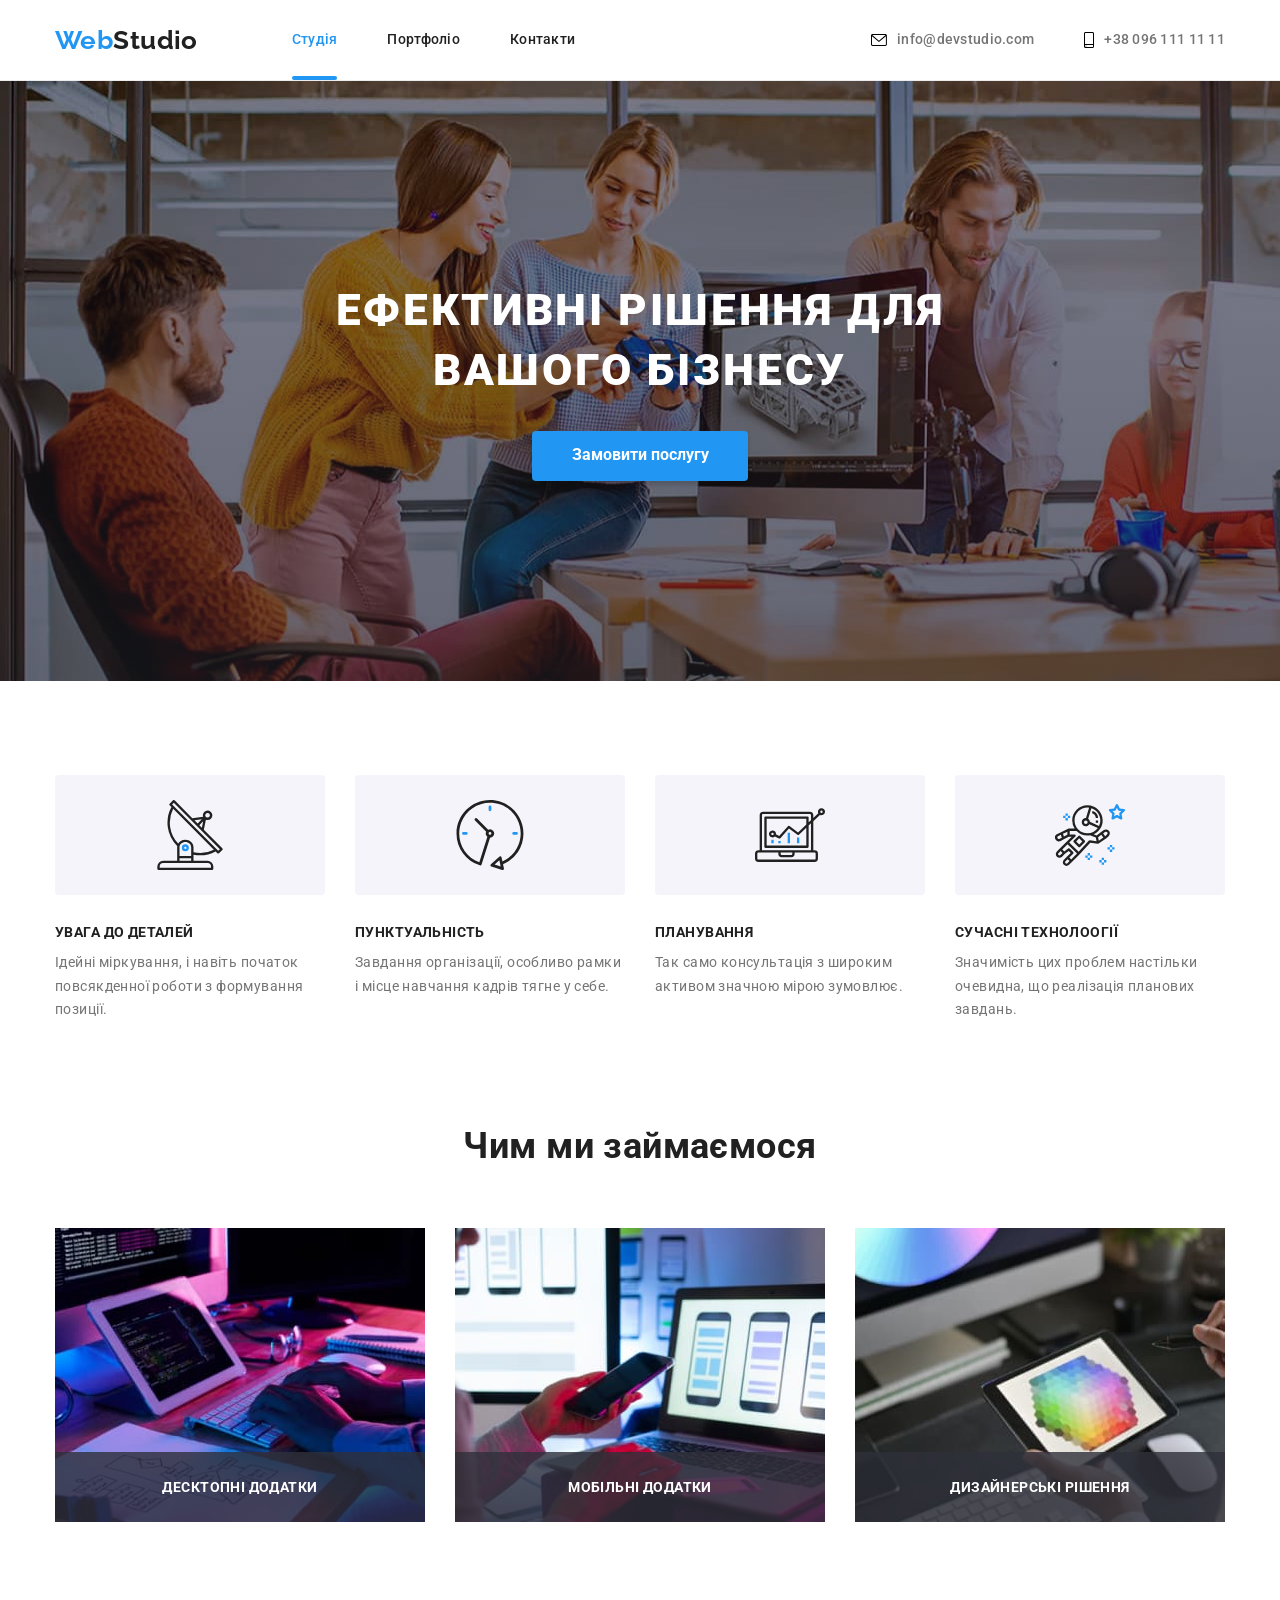
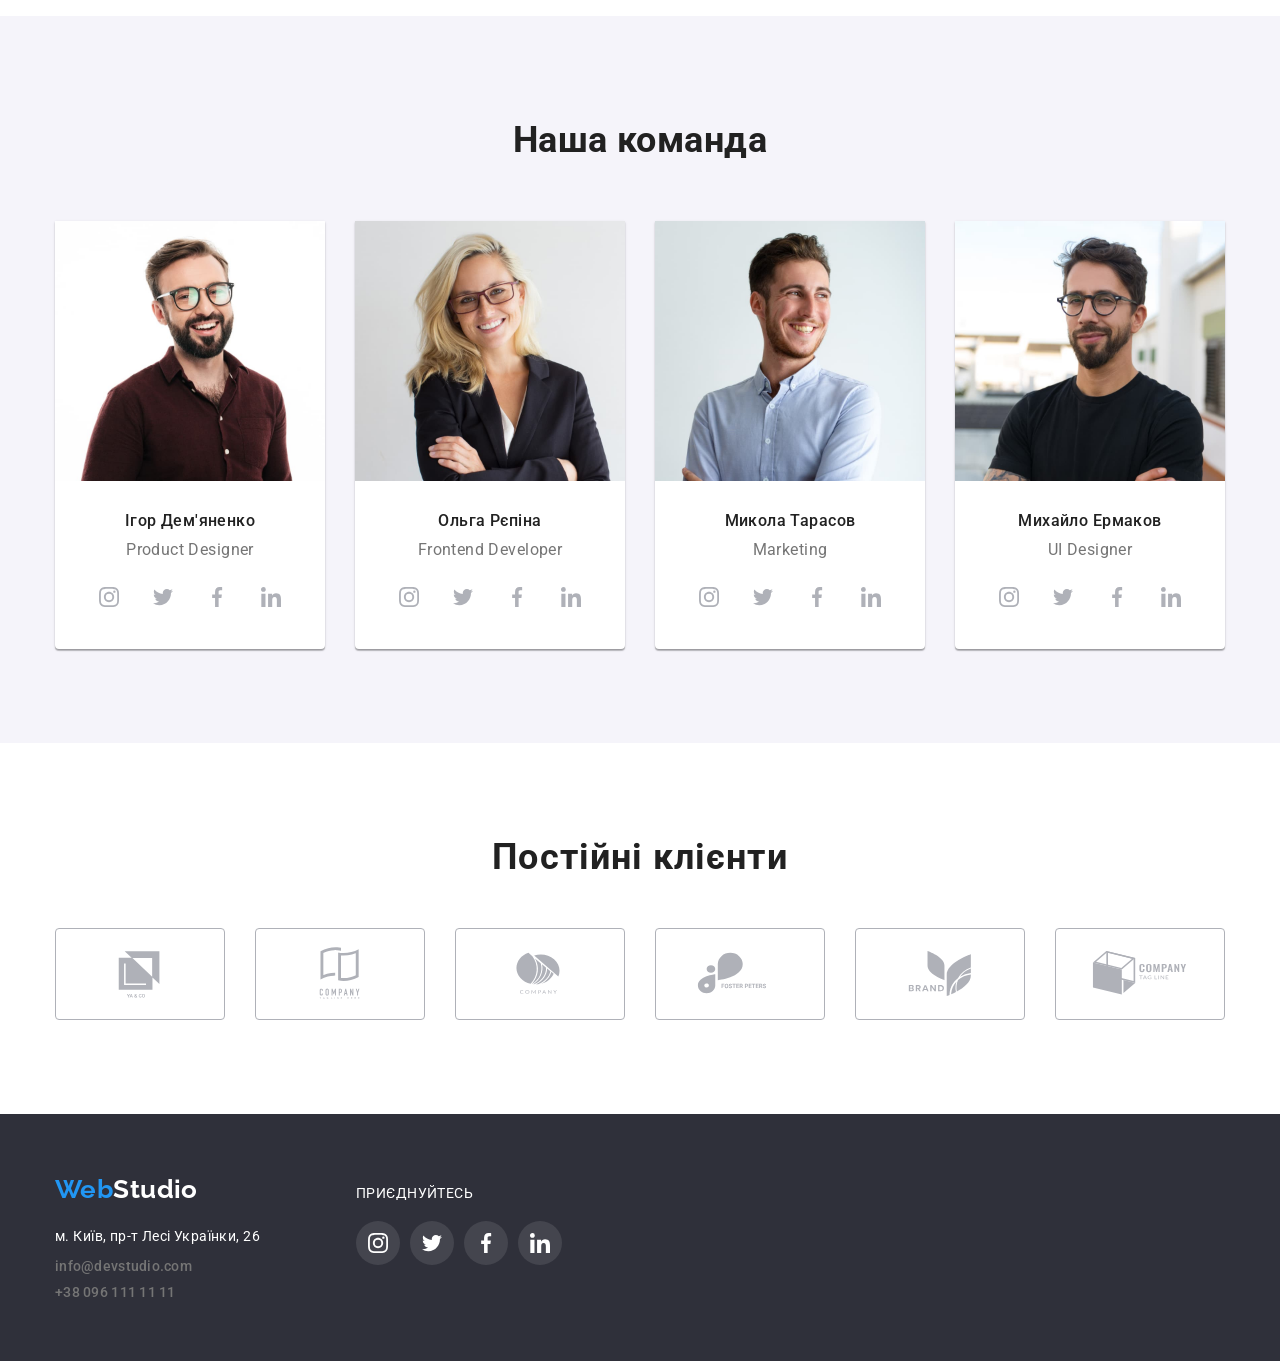
<file: index.html>
<!DOCTYPE html>
<html lang="uk">
  <head>
    <meta charset="UTF-8" >
    <meta http-equiv="X-UA-Compatible" content="IE=edge" >
    <meta name="viewport" content="width=device-width, initial-scale=1.0" >
    <title>WebStudio</title>
    <link
      rel="stylesheet"
      href="https://cdn.jsdelivr.net/npm/modern-normalize@1.1.0/modern-normalize.min.css"
    >
    <link rel="stylesheet" href="./css/styles.css" >
    <link rel="preconnect" href="https://fonts.googleapis.com" >
    <link rel="preconnect" href="https://fonts.gstatic.com" crossorigin >
    <link
      href="https://fonts.googleapis.com/css2?family=Raleway:wght@700&family=Roboto:wght@400;500;700;900&display=swap"
      rel="stylesheet"
    >
  </head>

  <body>
    <!--header-->
    <header class="page-header">
      <div class="container header-container">
        <nav class="page-nav">
          <a class="logo link" href="./index.html"
            >Web<span class="logo-black">Studio</span></a
          >
          <ul class="nav-list-menu list">
            <li class="menu-item">
              <a class="menu-link link current" href="./index.html">студія</a>
            </li>
            <li class="menu-item">
              <a class="menu-link link" href="./portfolio.html">портфоліо</a>
            </li>
            <li class="menu-item">
              <a class="menu-link link" href="">контакти</a>
            </li>
          </ul>
        </nav>
        <ul class="nav-contact-menu list">
          <li class="mail-item">
            <svg class="icons-header" width="16" height="12">
              <use href="./images/icons.svg#icon-envelope"></use>
            </svg>
            <a class="mail-link link" href="mailto:info@devstudio.com"
              >info@devstudio.com</a
            >
          </li>
          <li class="phone-item">
            <svg class="icons-header" width="10" height="16">
              <use href="./images/icons.svg#icon-smartphone"></use>
            </svg>
            <a class="phone-number-link link" href="tel:+380961111111"
              >+38 096 111 11 11</a
            >
          </li>
        </ul>
      </div>
    </header>
    <!--section hero section-->
    <main class="main">
      <section class="section hero-section">
        <div class="container">
          <h1 class="hero-title">ефективні рішення для вашого бізнесу</h1>
          <button data-modal-open class="modal-button" type="button">
            Замовити послугу
          </button>
        </div>
      </section>
      <!--FEATURES-->
      <section class="section">
        <div class="container">
          <h2 class="visually-hidden">наші особливості</h2>
          <ul class="list-feature list">
            <li class="feature">
              <div class="features-container">
                <svg class="feature-icons" width="70" height="70">
                  <use href="./images/icons.svg#icon-antenna"></use>
                </svg>
              </div>
              <h3 class="feature-head">увага до деталей</h3>
              <p class="deskription-feature">
                Ідейні міркування, і навіть початок повсякденної роботи з
                формування позиції.
              </p>
            </li>
            <li class="feature">
              <div class="features-container">
                <svg class="feature-icons" width="70" height="70">
                  <use href="./images/icons.svg#icon-clock"></use>
                </svg>
              </div>
              <h3 class="feature-head">пунктуальність</h3>
              <p class="deskription-feature">
                Завдання організації, особливо рамки і місце навчання кадрів
                тягне у себе.
              </p>
            </li>
            <li class="feature">
              <div class="features-container">
                <svg class="feature-icons" width="70" height="70">
                  <use href="./images/icons.svg#icon-diagram"></use>
                </svg>
              </div>
              <h3 class="feature-head">планування</h3>
              <p class="deskription-feature">
                Так само консультація з широким активом значною мірою зумовлює.
              </p>
            </li>
            <li class="feature">
              <div class="features-container">
                <svg class="feature-icons" width="70" height="70">
                  <use href="./images/icons.svg#icon-astronaut"></use>
                </svg>
              </div>
              <h3 class="feature-head">сучасні технолоогії</h3>
              <p class="deskription-feature">
                Значимість цих проблем настільки очевидна, що реалізація
                планових завдань.
              </p>
            </li>
          </ul>
        </div>
      </section>

      <!--чім ми займаємося-->

      <section class="section we-do-section">
        <div class="container">
          <h2 class="title-image-work">Чим ми займаємося</h2>

          <!--  -->

          <ul class="image-list list">
            <li>
              <div class="wrapper">
                <img
                  src="./images/coding.jpg"
                  alt="Розробка програм"
                  width="370"
                >
                <p class="overlay-text">десктопні додатки</p>
              </div>
            </li>
            <!--  -->
            <li>
              <div class="wrapper">
                <img
                  src="./images/mobile-dev.jpg"
                  alt="Розробка для мобільних пристроїв"
                  width="370"
                >
                  <p class="overlay-text">мобільні додатки</p>
              </div>
            </li>
            <!--  -->
            <li>
              <div class="wrapper">
                <img
                  src="./images/coloring.jpg"
                  alt="Розробка стилю"
                  width="370"
                >
                  <p class="overlay-text">дизайнерські рішення</p>
              </div>
            </li>
          </ul>
        </div>
      </section>

      <!--наша команда-->

      <section class="section team-section">
        <div class="container">
          <h2 class="title-team-section">Наша команда</h2>
          <ul class="list-team list">
            <li class="team">
              <img
                src="./images/img_team/man1.jpg"
                alt="Ігор Дем'яненко"
                width="270"
              >
              <div class="team-description">
                <h3 class="head-member-team">ігор дем'яненко</h3>
                <p class="post-member-team" lang="en">product designer</p>
                <ul class="social-list list">
                  <li>
                    <a
                      class="social-link link"
                      href="https://www.instagram.com"
                      target="_blank"
                      rel="nofollow noopener noreferrer"
                      aria-label="Instagram"
                    >
                      <svg class="social-icons" width="20" height="20">
                        <use href="./images/icons.svg#icon-instagram"></use>
                      </svg>
                    </a>
                  </li>
                  <li>
                    <a
                      class="social-link link"
                      href="https://www.twitter.com"
                      target="_blank"
                      rel="nofollow noopener noreferrer"
                      aria-label="Twitter"
                    >
                      <svg class="social-icons" width="20" height="20">
                        <use href="./images/icons.svg#icon-twitter"></use>
                      </svg>
                    </a>
                  </li>
                  <li>
                    <a
                      class="social-link link"
                      href="https://www.facebook.com"
                      target="_blank"
                      rel="nofollow noopener noreferrer"
                      aria-label="Facebook"
                    >
                      <svg class="social-icons" width="20" height="20">
                        <use href="./images/icons.svg#icon-facebook"></use>
                      </svg>
                    </a>
                  </li>
                  <li>
                    <a
                      class="social-link link"
                      href="https://www.linkedin.com"
                      target="_blank"
                      rel="nofollow noopener noreferrer"
                      aria-label="Linkedin"
                    >
                      <svg class="social-icons" width="20" height="20">
                        <use href="./images/icons.svg#icon-linkedin"></use>
                      </svg>
                    </a>
                  </li>
                </ul>
              </div>
            </li>
            <li class="team">
              <img
                src="./images/img_team/blondgerl.jpg"
                alt="Ольга Рєпіна"
                width="270"
              >
              <div class="team-description">
                <h3 class="head-member-team">ольга рєпіна</h3>
                <p class="post-member-team" lang="en">frontend developer</p>
                <ul class="social-list list">
                  <li>
                    <a
                      class="social-link link"
                      href="https://www.instagram.com"
                      target="_blank"
                      rel="nofollow noopener noreferrer"
                      aria-label="Instagram"
                    >
                      <svg class="social-icons" width="20" height="20">
                        <use href="./images/icons.svg#icon-instagram"></use>
                      </svg>
                    </a>
                  </li>
                  <li>
                    <a
                      class="social-link link"
                      href="https://www.twitter.com"
                      target="_blank"
                      rel="nofollow noopener noreferrer"
                      aria-label="Twitter"
                    >
                      <svg class="social-icons" width="20" height="20">
                        <use href="./images/icons.svg#icon-twitter"></use>
                      </svg>
                    </a>
                  </li>
                  <li>
                    <a
                      class="social-link link"
                      href="https://www.facebook.com"
                      target="_blank"
                      rel="nofollow noopener noreferrer"
                      aria-label="Facebook"
                    >
                      <svg class="social-icons" width="20" height="20">
                        <use href="./images/icons.svg#icon-facebook"></use>
                      </svg>
                    </a>
                  </li>
                  <li>
                    <a
                      class="social-link link"
                      href="https://www.linkedin.com"
                      target="_blank"
                      rel="nofollow noopener noreferrer"
                      aria-label="Linkedin"
                    >
                      <svg class="social-icons" width="20" height="20">
                        <use href="./images/icons.svg#icon-linkedin"></use>
                      </svg>
                    </a>
                  </li>
                </ul>
              </div>
            </li>
            <li class="team">
              <img
                src="./images/img_team/man2.jpg"
                alt="Микола Тарасов"
                width="270"
              >
              <div class="team-description">
                <h3 class="head-member-team">микола тарасов</h3>
                <p class="post-member-team" lang="en">marketing</p>
                <ul class="social-list list">
                  <li>
                    <a
                      class="social-link link"
                      href="https://www.instagram.com"
                      target="_blank"
                      rel="nofollow noopener noreferrer"
                      aria-label="Instagram"
                    >
                      <svg class="social-icons" width="20" height="20">
                        <use href="./images/icons.svg#icon-instagram"></use>
                      </svg>
                    </a>
                  </li>
                  <li>
                    <a
                      class="social-link link"
                      href="https://www.twitter.com"
                      target="_blank"
                      rel="nofollow noopener noreferrer"
                      aria-label="Twitter"
                    >
                      <svg class="social-icons" width="20" height="20">
                        <use href="./images/icons.svg#icon-twitter"></use>
                      </svg>
                    </a>
                  </li>
                  <li>
                    <a
                      class="social-link link"
                      href="https://www.facebook.com"
                      target="_blank"
                      rel="nofollow noopener noreferrer"
                      aria-label="Facebook"
                    >
                      <svg class="social-icons" width="20" height="20">
                        <use href="./images/icons.svg#icon-facebook"></use>
                      </svg>
                    </a>
                  </li>
                  <li>
                    <a
                      class="social-link link"
                      href="https://www.linkedin.com"
                      target="_blank"
                      rel="nofollow noopener noreferrer"
                      aria-label="Linkedin"
                    >
                      <svg class="social-icons" width="20" height="20">
                        <use href="./images/icons.svg#icon-linkedin"></use>
                      </svg>
                    </a>
                  </li>
                </ul>
              </div>
            </li>
            <li class="team">
              <img
                src="./images/img_team/man3.jpg"
                alt="Михайло Єрмаков"
                width="270"
              >
              <div class="team-description">
                <h3 class="head-member-team">михайло ермаков</h3>
                <p class="post-member-team" lang="en">UI designer</p>
                <ul class="social-list list">
                  <li>
                    <a
                      class="social-link link"
                      href="https://www.instagram.com"
                      target="_blank"
                      rel="nofollow noopener noreferrer"
                      aria-label="Instagram"
                    >
                      <svg class="social-icons" width="20" height="20">
                        <use href="./images/icons.svg#icon-instagram"></use>
                      </svg>
                    </a>
                  </li>
                  <li>
                    <a
                      class="social-link link"
                      href="https://www.twitter.com"
                      target="_blank"
                      rel="nofollow noopener noreferrer"
                      aria-label="Twitter"
                    >
                      <svg class="social-icons" width="20" height="20">
                        <use href="./images/icons.svg#icon-twitter"></use>
                      </svg>
                    </a>
                  </li>
                  <li>
                    <a
                      class="social-link link"
                      href="https://www.facebook.com"
                      target="_blank"
                      rel="nofollow noopener noreferrer"
                      aria-label="Facebook"
                    >
                      <svg class="social-icons" width="20" height="20">
                        <use href="./images/icons.svg#icon-facebook"></use>
                      </svg>
                    </a>
                  </li>
                  <li>
                    <a
                      class="social-link link"
                      href="https://www.linkedin.com"
                      target="_blank"
                      rel="nofollow noopener noreferrer"
                      aria-label="Linkedin"
                    >
                      <svg class="social-icons" width="20" height="20">
                        <use href="./images/icons.svg#icon-linkedin"></use>
                      </svg>
                    </a>
                  </li>
                </ul>
              </div>
            </li>
          </ul>
        </div>
      </section>
      <!-- client-list -->
      <section class="section clients">
        <div class="container">
          <h2 class="clients-title">Постійні клієнти</h2>
          <ul class="clients-list list">
            <li class="clients-item">
              <a href="" class="clients-link">
                <svg class="client-icon" width="106" height="60">
                  <use href="./images/icons.svg#icon-logo-1"></use>
                </svg>
              </a>
            </li>
            <li class="clients-item">
              <a href="" class="clients-link">
                <svg class="client-icon" width="106" height="60">
                  <use href="./images/icons.svg#icon-logo-2"></use>
                </svg>
              </a>
            </li>
            <li class="clients-item">
              <a href="" class="clients-link">
                <svg class="client-icon" width="106" height="60">
                  <use href="./images/icons.svg#icon-logo-3"></use>
                </svg>
              </a>
            </li>
            <li class="clients-item">
              <a href="" class="clients-link">
                <svg class="client-icon" width="106" height="60">
                  <use href="./images/icons.svg#icon-logo-4"></use>
                </svg>
              </a>
            </li>
            <li class="clients-item">
              <a href="" class="clients-link">
                <svg class="client-icon" width="106" height="60">
                  <use href="./images/icons.svg#icon-logo-5"></use>
                </svg>
              </a>
            </li>
            <li class="clients-item">
              <a href="" class="clients-link">
                <svg class="client-icon" width="106" height="60">
                  <use href="./images/icons.svg#icon-logo-6"></use>
                </svg>
              </a>
            </li>
          </ul>
        </div>
      </section>
    </main>

    <!--footer-->

    <footer class="page-footer">
      <div class="container">
        <div class="footer-container">
          <div class="section-address">
            <h2 class="visually-hidden">контакти</h2>
            <a class="logo-footer link" href="./index.html"
              >Web<span class="logo-white">Studio</span></a
            >
            <address class="address">
              <ul class="contact-list list">
                <li class="contact-item">
                  <a
                    class="address-link link"
                    href="https://goo.gl/maps/MjFmagzTwZB6WULo7"
                    target="_blank"
                    rel="noopener nofollow noreferrer"
                    >м. Київ, пр-т Лесі Українки, 26
                  </a>
                </li>
                <li class="footer-mail-item">
                  <a
                    class="footer-mail-link link"
                    href="mailto:info@devstudio.com"
                    >info@devstudio.com</a
                  >
                </li>
                <li class="footer-phone-item">
                  <a class="footer-phone-link link" href="tel:+380961111111"
                    >+38 096 111 11 11</a
                  >
                </li>
              </ul>
            </address>
          </div>
          <!-- social-list -->
          <div class="section-social-link">
            <p class="social-link-title">приєднуйтесь</p>
            <ul class="social-list-footer list">
              <li>
                <a
                  class="social-link-dark link"
                  href="https://www.instagram.com"
                  target="_blank"
                  rel="nofollow noopener noreferrer"
                  aria-label="Instagram"
                >
                  <svg class="social-icons-footer" width="20" height="20">
                    <use href="./images/icons.svg#icon-instagram"></use>
                  </svg>
                </a>
              </li>
              <li>
                <a
                  class="social-link-dark link"
                  href="https://www.twitter.com"
                  target="_blank"
                  rel="nofollow noopener noreferrer"
                  aria-label="Twitter"
                >
                  <svg class="social-icons-footer" width="20" height="20">
                    <use href="./images/icons.svg#icon-twitter"></use>
                  </svg>
                </a>
              </li>
              <li>
                <a
                  class="social-link-dark link"
                  href="https://www.facebook.com"
                  target="_blank"
                  rel="nofollow noopener noreferrer"
                  aria-label="Facebook"
                >
                  <svg class="social-icons-footer" width="20" height="20">
                    <use href="./images/icons.svg#icon-facebook"></use>
                  </svg>
                </a>
              </li>
              <li>
                <a
                  class="social-link-dark link"
                  href="https://www.linkedin.com"
                  target="_blank"
                  rel="nofollow noopener noreferrer"
                  aria-label="Linkedin"
                >
                  <svg class="social-icons-footer" width="20" height="20">
                    <use href="./images/icons.svg#icon-linkedin"></use>
                  </svg>
                </a>
              </li>
            </ul>
          </div>
        </div>
      </div>
    </footer>

    <!-- modal window -->

    <div class="backdrop is-hidden" data-modal>
      <div class="modal">
        <p></p>
        <button data-modal-close class="close-btn" type="button">
          <svg class="close-btn-icon" width="18" height="18">
            <use href="./images/icons.svg#icon-close"></use>
          </svg>
        </button>
      </div>
    </div>
    <script src="./js/modal.js"></script>
  </body>
</html>
</file>
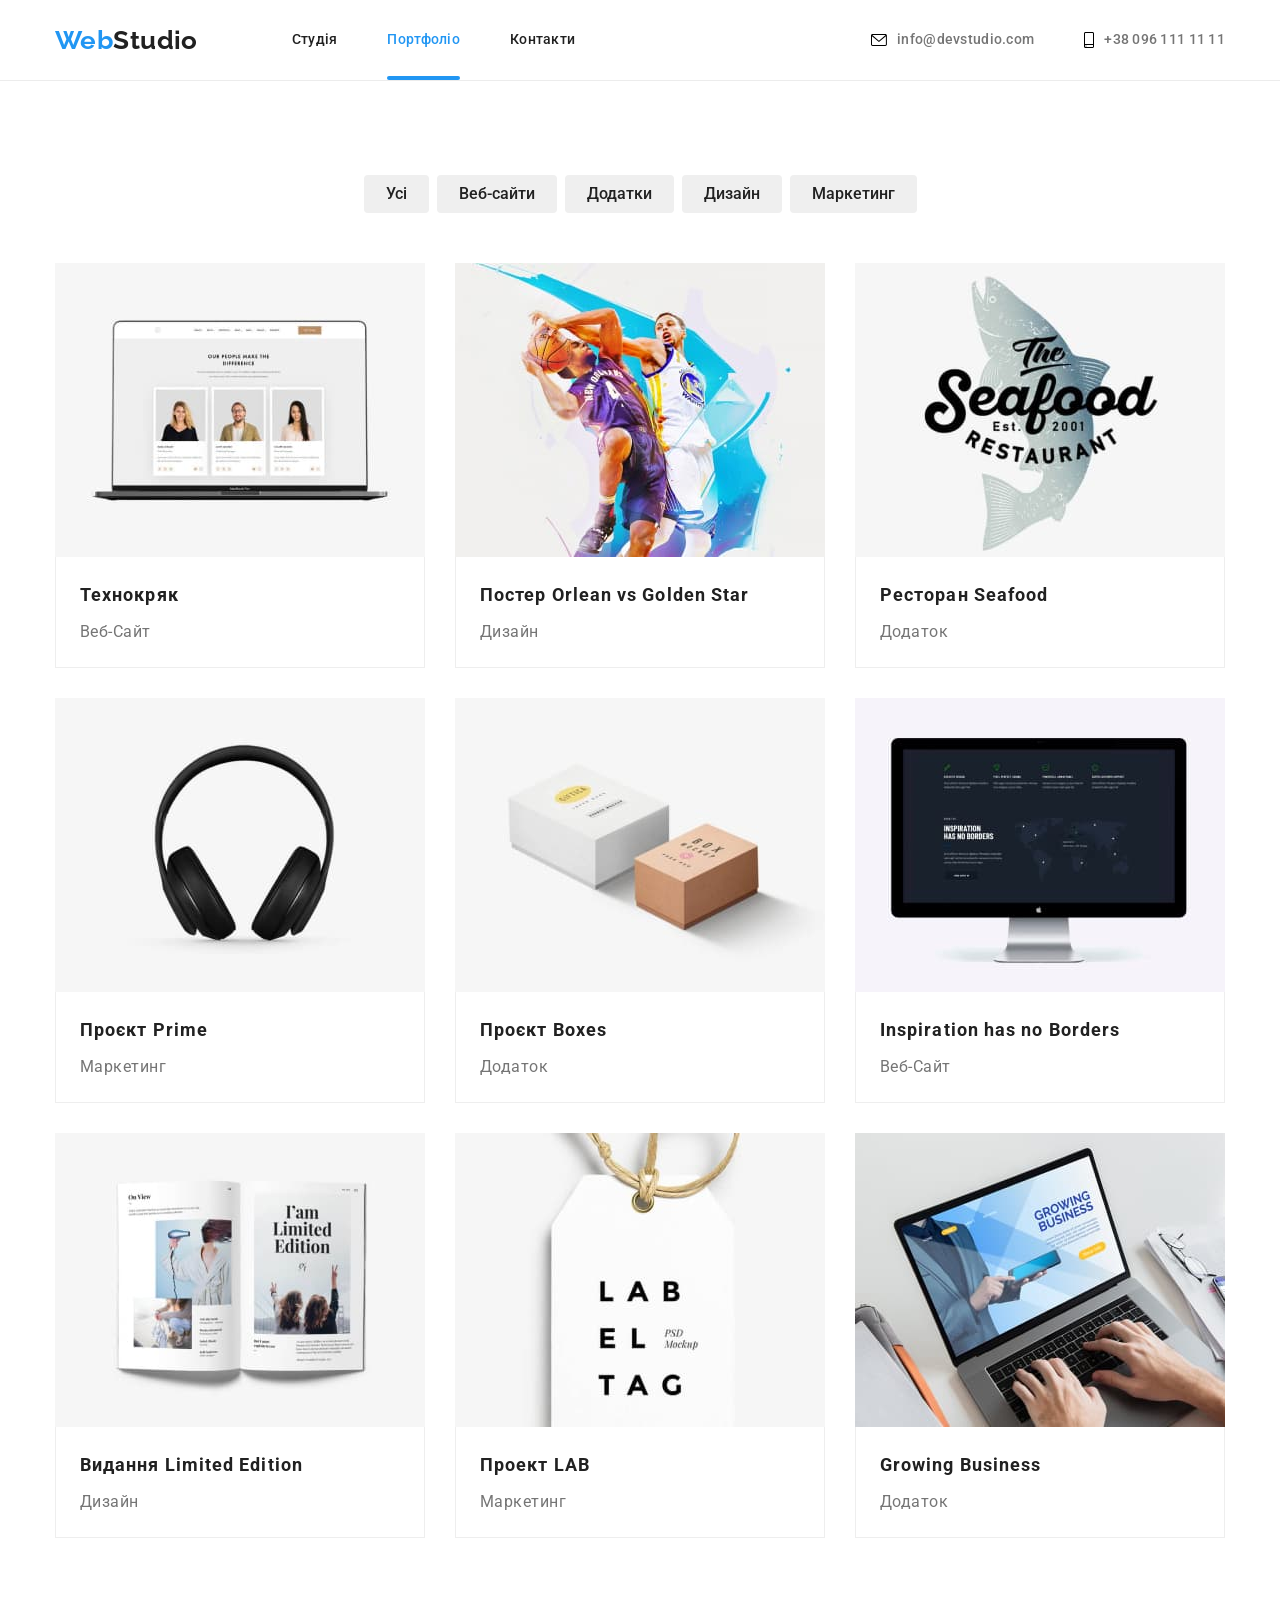
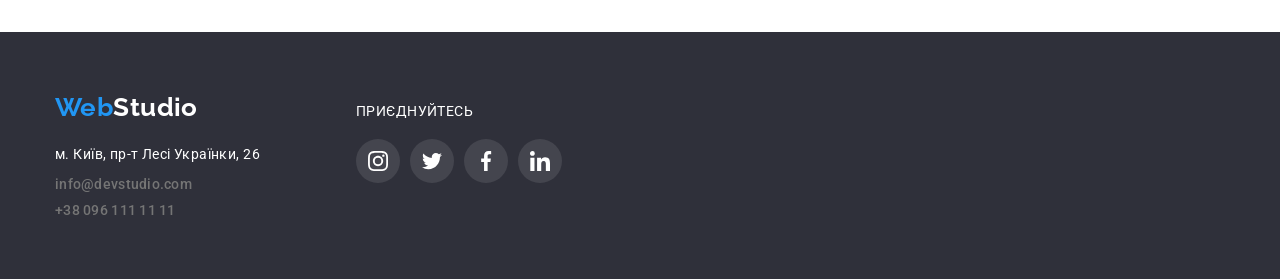
<file: portfolio.html>
<!DOCTYPE html>
<html lang="uk">
  <head>
    <meta charset="UTF-8" >
    <meta http-equiv="X-UA-Compatible" content="IE=edge" >
    <meta name="viewport" content="width=device-width, initial-scale=1.0" >
    <title>Портфоліо</title>
    <link
      rel="stylesheet"
      href="https://cdn.jsdelivr.net/npm/modern-normalize@1.1.0/modern-normalize.min.css"
    >
    <link rel="stylesheet" href="./css/styles.css" >
    <link rel="preconnect" href="https://fonts.googleapis.com" >
    <link rel="preconnect" href="https://fonts.gstatic.com" crossorigin >
    <link
      href="https://fonts.googleapis.com/css2?family=Raleway:wght@700&family=Roboto:wght@400;500;700;900&display=swap"
      rel="stylesheet"
    >
  </head>

  <body>
    <!--header-->
    <header class="page-header">
      <div class="container header-container">
        <nav class="page-nav">
          <a class="logo link" href="./index.html"
            >Web<span class="logo-black">Studio</span></a
          >
          <ul class="nav-list-menu list">
            <li class="menu-item">
              <a class="menu-link link" href="./index.html">студія</a>
            </li>
            <li class="menu-item">
              <a class="menu-link link current" href="./portfolio.html"
                >портфоліо</a
              >
            </li>
            <li class="menu-item">
              <a class="menu-link link" href="">контакти</a>
            </li>
          </ul>
        </nav>
        <ul class="nav-contact-menu list">
          <li class="mail-item">
            <svg class="icons-header" width="16" height="12">
              <use href="./images/icons.svg#icon-envelope"></use>
            </svg>
            <a class="mail-link link" href="mailto:info@devstudio.com"
              >info@devstudio.com</a
            >
          </li>
          <li class="phone-item">
            <svg class="icons-header" width="10" height="16">
              <use href="./images/icons.svg#icon-smartphone"></use>
            </svg>
            <a class="phone-number-link link" href="tel:+380961111111"
              >+38 096 111 11 11</a
            >
          </li>
        </ul>
      </div>
    </header>
    <!--main-->
    <main>
      <section class="section">
        <div class="container">
          <h1 class="visually-hidden">портфоліо</h1>

          <!-- filtr portfolio -->

          <ul class="nav-list list">
            <li>
              <button class="nav-list-link" type="button">усі</button>
            </li>
            <li>
              <button class="nav-list-link" type="button">
                веб-<span class="text-trasform-none">сайти</span>
              </button>
            </li>
            <li>
              <button class="nav-list-link" type="button">додатки</button>
            </li>
            <li>
              <button class="nav-list-link" type="button">дизайн</button>
            </li>
            <li>
              <button class="nav-list-link" type="button">маркетинг</button>
            </li>
          </ul>

          <!-- cards portfolio -->

          <ul class="list-portfolio">
            <li class="item list">
              <a href="" class="portfolio-link">
                <div class="portfolio-thumb">
                  <img
                    class="image"
                    src="./images/img-portfolio/img1.jpg"
                    alt="ноутбук розробка"
                    width="370"
                  >
                  <div class="overlay-box-portfolio">
                    <p class="overlay-deskription">
                      Ресурс пропонує комплексні пропозиції з різним рівнем
                      функціоналу та сервісів. Все це дозволить відвідувачу
                      отримати вичерпні відомості про компанію чи приватну
                      особу.
                    </p>
                  </div>
                </div>
                <div class="portfolio-description">
                  <h2 class="portfolio-title">технокряк</h2>
                  <p class="paragraf-list">веб-сайт</p>
                </div>
              </a>
            </li>
            <!--  -->
            <li class="item list">
              <a href="" class="portfolio-link">
                <div class="portfolio-thumb">
                  <img
                    src="./images/img-portfolio/img2.jpg"
                    alt="постер баскетбол"
                    width="370"
                  >
                  <div class="overlay-box-portfolio">
                    <p class="overlay-deskription">
                      Ресурс пропонує комплексні пропозиції з різним рівнем
                      функціоналу та сервісів. Все це дозволить відвідувачу
                      отримати вичерпні відомості про компанію чи приватну
                      особу.
                    </p>
                  </div>
                </div>
                <div class="portfolio-description">
                  <h2 class="portfolio-title">
                    постер<span lang="en">
                      orlean <span class="text-trasform-none">vs</span> golden
                      star</span
                    >
                  </h2>
                  <p class="paragraf-list">дизайн</p>
                </div>
              </a>
            </li>
            <!--  -->
            <li class="item list">
              <a class="portfolio-link" href="">
                <div class="portfolio-thumb">
                  <img
                    src="./images/img-portfolio/img3.jpg"
                    alt="додаток ресторана"
                    width="370"
                  >
                  <div class="overlay-box-portfolio">
                    <p class="overlay-deskription">
                      Ресурс пропонує комплексні пропозиції з різним рівнем
                      функціоналу та сервісів. Все це дозволить відвідувачу
                      отримати вичерпні відомості про компанію чи приватну
                      особу.
                    </p>
                  </div>
                </div>
                <div class="portfolio-description">
                  <h2 class="portfolio-title">
                    ресторан <span lang="en"> seafood</span>
                  </h2>
                  <p class="paragraf-list">додаток</p>
                </div>
              </a>
            </li>
            <!--  -->
            <li class="item list">
              <a class="portfolio-link" href="">
                <div class="portfolio-thumb">
                  <img
                    src="./images/img-portfolio/img4.jpg"
                    alt="навушники"
                    width="370"
                  >
                  <div class="overlay-box-portfolio">
                    <p class="overlay-deskription">
                      Ресурс пропонує комплексні пропозиції з різним рівнем
                      функціоналу та сервісів. Все це дозволить відвідувачу
                      отримати вичерпні відомості про компанію чи приватну
                      особу.
                    </p>
                  </div>
                </div>
                <div class="portfolio-description">
                  <h2 class="portfolio-title">
                    проєкт <span lang="en"> prime</span>
                  </h2>
                  <p class="paragraf-list">маркетинг</p>
                </div>
              </a>
            </li>
            <!--  -->
            <li class="item list">
              <a class="portfolio-link" href="">
                <div class="portfolio-thumb">
                  <img
                    src="./images/img-portfolio/img5.jpg"
                    alt="дрібні коробочки"
                    width="370"
                  >
                  <div class="overlay-box-portfolio">
                    <p class="overlay-deskription">
                      Ресурс пропонує комплексні пропозиції з різним рівнем
                      функціоналу та сервісів. Все це дозволить відвідувачу
                      отримати вичерпні відомості про компанію чи приватну
                      особу.
                    </p>
                  </div>
                </div>

                <div class="portfolio-description">
                  <h2 class="portfolio-title">
                    проєкт <span lang="en"> boxes</span>
                  </h2>
                  <p class="paragraf-list">додаток</p>
                </div>
              </a>
            </li>
            <!--  -->
            <li class="item list">
              <a class="portfolio-link" href="">
                <div class="portfolio-thumb">
                  <img
                    src="./images/img-portfolio/img6.jpg"
                    alt="монітор"
                    width="370"
                  >
                  <div class="overlay-box-portfolio">
                    <p class="overlay-deskription">
                      Ресурс пропонує комплексні пропозиції з різним рівнем
                      функціоналу та сервісів. Все це дозволить відвідувачу
                      отримати вичерпні відомості про компанію чи приватну
                      особу.
                    </p>
                  </div>
                </div>

                <div class="portfolio-description">
                  <h2 class="portfolio-title">
                    <span lang="en"
                      >inspiration
                      <span class="text-trasform-none">has no</span>
                      borders</span
                    >
                  </h2>
                  <p class="paragraf-list">веб-сайт</p>
                </div>
              </a>
            </li>
            <!--  -->
            <li class="item list">
              <a class="portfolio-link" href="">
                <div class="portfolio-thumb">
                  <img
                    src="./images/img-portfolio/img7.jpg"
                    alt="книга"
                    width="370"
                  >
                  <div class="overlay-box-portfolio">
                    <p class="overlay-deskription">
                      Ресурс пропонує комплексні пропозиції з різним рівнем
                      функціоналу та сервісів. Все це дозволить відвідувачу
                      отримати вичерпні відомості про компанію чи приватну
                      особу.
                    </p>
                  </div>
                </div>
                <div class="portfolio-description">
                  <h2 class="portfolio-title">
                    видання <span lang="en"> limited edition</span>
                  </h2>
                  <p class="paragraf-list">дизайн</p>
                </div>
              </a>
            </li>
            <!--  -->
            <li class="item list">
              <a class="portfolio-link" href="">
                <div class="portfolio-thumb">
                  <img
                    src="./images/img-portfolio/img8.jpg"
                    alt="бірка дизайн"
                    width="370"
                  >
                  <div class="overlay-box-portfolio">
                    <p class="overlay-deskription">
                      Ресурс пропонує комплексні пропозиції з різним рівнем
                      функціоналу та сервісів. Все це дозволить відвідувачу
                      отримати вичерпні відомості про компанію чи приватну
                      особу.
                    </p>
                  </div>
                </div>

                <div class="portfolio-description">
                  <h2 class="portfolio-title">
                    проект<span lang="en">
                      <span class="text-transform-up">lab</span></span
                    >
                  </h2>
                  <p class="paragraf-list">маркетинг</p>
                </div>
              </a>
            </li>
            <!--  -->
            <li class="item list">
              <a class="portfolio-link" href="">
                <div class="portfolio-thumb">
                  <img
                    src="./images/img-portfolio/img9.jpg"
                    alt="ноутбук додаток"
                    width="370"
                  >
                  <div class="overlay-box-portfolio">
                    <p class="overlay-deskription">
                      Ресурс пропонує комплексні пропозиції з різним рівнем
                      функціоналу та сервісів. Все це дозволить відвідувачу
                      отримати вичерпні відомості про компанію чи приватну
                      особу.
                    </p>
                  </div>
                </div>

                <div class="portfolio-description">
                  <h2 class="portfolio-title">
                    <span lang="en"> growing business</span>
                  </h2>
                  <p class="paragraf-list">додаток</p>
                </div>
              </a>
            </li>
          </ul>
        </div>
      </section>
    </main>
    <!--footer-->
    <footer class="page-footer">
      <div class="container">
        <div class="footer-container">
          <div class="section-address">
            <h2 class="visually-hidden">контакти</h2>
            <a class="logo-footer link" href="./index.html"
              >Web<span class="logo-white">Studio</span></a
            >
            <address class="address">
              <ul class="contact-list list">
                <li class="contact-item">
                  <a
                    class="address-link link"
                    href="https://goo.gl/maps/MjFmagzTwZB6WULo7"
                    target="_blank"
                    rel="noopener nofollow noreferrer"
                    >м. Київ, пр-т Лесі Українки, 26
                  </a>
                </li>
                <li class="footer-mail-item">
                  <a
                    class="footer-mail-link link"
                    href="mailto:info@devstudio.com"
                    >info@devstudio.com</a
                  >
                </li>
                <li class="footer-phone-item">
                  <a class="footer-phone-link link" href="tel:+380961111111"
                    >+38 096 111 11 11</a
                  >
                </li>
              </ul>
            </address>
          </div>
          <!-- social-list -->
          <div class="section-social-link">
            <p class="social-link-title">приєднуйтесь</p>
            <ul class="social-list-footer list">
              <li>
                <a
                  class="social-link-dark link"
                  href="https://www.instagram.com"
                  target="_blank"
                  rel="nofollow noopener noreferrer"
                  aria-label="Instagram"
                >
                  <svg class="social-icons-footer" width="20" height="20">
                    <use href="./images/icons.svg#icon-instagram"></use>
                  </svg>
                </a>
              </li>
              <li>
                <a
                  class="social-link-dark link"
                  href="https://www.twitter.com"
                  target="_blank"
                  rel="nofollow noopener noreferrer"
                  aria-label="Twitter"
                >
                  <svg class="social-icons-footer" width="20" height="20">
                    <use href="./images/icons.svg#icon-twitter"></use>
                  </svg>
                </a>
              </li>
              <li>
                <a
                  class="social-link-dark link"
                  href="https://www.facebook.com"
                  target="_blank"
                  rel="nofollow noopener noreferrer"
                  aria-label="Facebook"
                >
                  <svg class="social-icons-footer" width="20" height="20">
                    <use href="./images/icons.svg#icon-facebook"></use>
                  </svg>
                </a>
              </li>
              <li>
                <a
                  class="social-link-dark link"
                  href="https://www.linkedin.com"
                  target="_blank"
                  rel="nofollow noopener noreferrer"
                  aria-label="Linkedin"
                >
                  <svg class="social-icons-footer" width="20" height="20">
                    <use href="./images/icons.svg#icon-linkedin"></use>
                  </svg>
                </a>
              </li>
            </ul>
          </div>
        </div>
      </div>
    </footer>
  </body>
</html>
</file>
<file: css/styles.css>
/*змінні кольорів*/
:root {
     /* color */

    --button-color-blue: #2196F3;
    --background-color-white: #ffffff;
    --background-color-dark: #2F303A;
    --background-color-light: #ECECEC;
    --background-color-team: #F5F4FA;
    --main-text-color-gray: #757575;
    --main-text-color-black: #212121;
    --logo-text-color-blue: #2196F3;
    --logo-text-color-black: #212121;
    --hover-focus-color-blue: #2196F3;
    /* font */
    --primary-font: 'Roboto', sans-serif;
    /* animation */
    --trns-fast: 250ms;
    --trns-slow: 2500ms;


}
h1, h2, h3, h4, h5, h6, p, ul {
    margin: 0;
}

/*    зміна курсора    */
button {
    cursor: pointer;
    font-family: inherit;
} 

/*    Підреслювання  вимк    */
.link {
    text-decoration: none;
}
a {
    text-decoration: none;
    color: #212121;
}
/*    маркер списку  вимк    */
.list {
    list-style: none;
    padding: 0;
} 

body {
    background-color: var(--background-color-white);
    font-family: var(--primary-font);
    font-size: 14px;
    letter-spacing: 0.03em;
}
.container {
    width: 1200px;
    margin: 0 auto;
    padding: 0 15px;
}
.section {
    padding-top: 94px;
    padding-bottom: 94px;
}

/*    header   */

nav a {
    display: block;
    padding-top: 32px;
    padding-bottom: 32px;
}
.page-header {
    background-color: var(--background-color-white);
    border-bottom: 1px solid #ECECEC;
}
.page-nav {
    display: flex;
    align-items: center;
}
.header-container {
    display: flex;
    justify-content: space-between;
    align-items: center;
}
/* logo */

.logo {
    font-family: 'Raleway';
    font-weight: 700;
    font-size: 26px;
    line-height: 1.19;
    color: var(--logo-text-color-blue);
    margin-right: 94px;
    padding-top: 24px;
    padding-bottom: 24px;

}
.logo-black {
    color: var(--logo-text-color-black);
}
/* nav */
.nav-list-menu {
    display: flex;
    text-transform: capitalize;
} 
.menu-item {
    margin-right: 50px;

}
.menu-link {
    font-weight: 500;
    line-height: 1.14;
    letter-spacing: 0.02em;
    position: relative;

    transition-property: color;
    transition-duration: var(--trns-fast);

}
.current {
    color: #2196F3;
}
.menu-link.current::after {
    content: '';
    position: absolute;
    bottom: 0;
    left: 0;

    display: block;
    width: 100%;
    height: 4px;

    border-radius: 4px;
    background-color:var(--button-color-blue);
    
}

.nav-contact-menu {
    display: flex;
}

/*    Посилання на mail     */
.mail-item {
    margin-right: 50px;
    display: flex;
    align-items: center; 


}
.phone-item {
    display: flex;
    align-items: center;

}
.icons-header {
    margin-right: 10px;

    transition-property: fill;
    transition-duration: var(--trns-fast);
}


.mail-link {
    font-weight: 500;
    line-height: 1.14;
    letter-spacing: 0.02em;
    color: var(--main-text-color-gray);

    transition-property: color;
    transition-duration: var(--trns-fast);
}                   
/*    Посилання на phone    */
.phone-number-link {
    font-weight: 500;
    line-height: 1.14;
    letter-spacing: 0.02em;
    color:var(--main-text-color-gray);
    
    transition-property: color;
    transition-duration: var(--trns-fast); 
}

/*    Hover Focus  header  */

.menu-link:hover,
.menu-link:focus,
.mail-link:hover,
.mail-link:focus,
.phone-number-link:hover,
.phone-number-link:focus {
    color: var(--hover-focus-color-blue);
}

.mail-item:hover,
.phone-item:hover .icons-header {
    fill: var(--hover-focus-color-blue);

}

/*    MAIN section--HERO SECTION    */
img {
    display: block;
}
.hero-section {
    padding: 200px 0 200px 0;
    margin: auto;
    max-width: 1600px;
    background-image: linear-gradient(rgba(47, 48, 58, 0.1), rgba(47, 48, 58, 0.4)), url('../images/Img.jpg');
    background-color: var(--background-color-dark);
    
}

.hero-title {
    width: 696px;
    margin-left: auto;
    margin-right: auto;
    margin-bottom: 30px;
    text-align: center;
    text-transform: uppercase;
    font-weight: 900;
    font-size: 44px;
    line-height: 1.36;
    letter-spacing: 0.06em;
    color: var(--background-color-white);
}
.modal-button {
    width: 216px;
    height: 50px;
    font-weight: 700;
    font-size: 16px;
    line-height: 1.9;
    color: #ffffff;
    background-color: var(--button-color-blue);
    border-radius: 4px;
    box-shadow: 0px 4px 4px rgba(0, 0, 0, 0.15);
    display: block;
    margin-left: auto;
    margin-right: auto;
    border: none;

    transition-property: background-color;
    transition-duration: var(--trns-fast);

}
.modal-button:hover, 
.modal-button:focus {
    background-color: #188CE8;
}
/* FEATURES*/

/* правильно ховаєм заголовок */
.visually-hidden {
    position: absolute;
    width: 1px;
    height: 1px;
    margin: -1px;
    border: 0;
    padding: 0;
    white-space: nowrap;
    clip-path: inset(100%);
    clip: rect(0 0 0 0);
    overflow: hidden;
}
.feature {
    width: 270px;
}
.list-feature {
    display: flex;
    gap: 30px;
    justify-content: space-between;
}
.features-container {
    display: flex;
    justify-content: center;
    align-items: center;
    width: 270px;
    height: 120px;
    background: #F5F4FA;
    border-radius: 4px;
    
}
.feature-icons {
    display: block;
    
}
.feature-head {
    font-size: 14px;
    font-weight: 700;
    line-height: 1.14;
    text-transform: uppercase;
    color: var(--main-text-color-black);
    margin-top: 30px;
}
.deskription-feature {
    line-height: 1.71;
    color: var(--main-text-color-gray);
    margin-top: 10px;
}

/*   Чим ми займаємося    */
.we-do-section {
    padding-top: 0;
}

.title-image-work {
    display: flex;
    justify-content: center;
    font-weight: 700;
    font-size: 36px;
    line-height: 1.7;
    color: var(--main-text-color-black);
}
.image-list {
    margin-top: 50px;
    display: flex;
    justify-content: space-between;
    gap: 30px;

}

/* overlay */

.wrapper {
    position: relative;
}

.overlay-text {
    font-weight: 700;
    text-transform: uppercase;
    color: #FFFFFF;
    letter-spacing: 0.03em;
    position: absolute;
    bottom: 0;
    width: 100%;
    height: 70px;
    background: rgba(47, 48, 58, 0.8);
    display: flex;
    justify-content: center;
    align-items: center;
}
/* Наша команда */
.team-section {
    background-color: var(--background-color-team);
} 
.title-team-section {
    font-weight: 700;
    font-size: 36px;
    line-height: 1.7;
    color: var(--main-text-color-black);
    display: flex;
    justify-content: center;
}

.list-team {
    display: flex;
    gap: 30px;
    justify-content: space-between;
    margin-top: 50px;
}
.team-description {
    padding: 30px 0;
}
.team {
    background-color: var(--background-color-white);
    width: 270px;
    height: 428px;
    box-shadow: 0px 1px 3px rgba(0, 0, 0, 0.12),
     0px 1px 1px rgba(0, 0, 0, 0.14),
     0px 2px 1px rgba(0, 0, 0, 0.2);
    border-radius: 0px 0px 4px 4px;
}
.head-member-team {
    font-weight: 500;
    font-size: 16px;
    line-height: 1.19;
    color: var(--main-text-color-black);
    display: flex;
    justify-content: center;
    text-transform: capitalize;
}
.post-member-team {
    font-size: 16px;
    line-height: 1.19;
    color: var(--main-text-color-gray);
    display: flex;
    justify-content: center;
    text-transform: capitalize;
    margin-top: 10px;
}
/* social-list */
.social-list {
    display: flex;
    justify-content: center;
    gap: 10px;
    margin-top: 16px;
}
.social-link {
    display: flex;
    align-items: center;
    justify-content: center;
    width: 44px;
    height: 44px;
    color: #AFB1B8;
    background-color: #FFFFFF;
    border-radius: 50%;
    
    transition-property: background-color fill;
    transition-duration: var(--trns-fast);
}
.social-icons {
    fill: currentColor;

    transition-property: background-color fill;
    transition-duration: var(--trns-fast);
}
/* hover/focus */
.social-link:hover,
.social-link:focus {
    background-color: #2196F3;
}
.social-link:hover .social-icons {
    fill: #fff; 
}
.social-link:focus .social-icons {
    fill: #fff;
}
/* client-list */
.clients-title {
    display: flex;
    justify-content: center;
    font-size: 36px;
    letter-spacing: 0.03em;
    color: #212121;
}
.clients-list {
    display: flex;
    justify-content: center;
    align-items: center;
    gap: 30px;
    margin-top: 50px;
}
.clients-link {
    width: 170px;
    height: 92px;
    display: flex;
    justify-content: center;
    align-items: center;
    border: 1px solid #AFB1B8;
    border-radius: 4px;
    color: #AFB1B8;

    transition-property: color border-color;
    transition-duration: var(--trns-fast);
}
.client-icon {
    fill: currentColor;
}
.clients-link:hover,
.clients-link:focus {
    border-color: var(--hover-focus-color-blue);
    color: var(--hover-focus-color-blue);
}

/*    Portfolio   main */

/* список навигации*/
.nav-list {
    display: flex;
    justify-content: center;
    gap: 8px;
}
.nav-list-link {
    text-transform: capitalize;
    border: none;
    border-radius: 4px;
    font-family: inherit;
    font-weight: 500;
    font-size: 16px;
    line-height: 1.6;
    color: var(--main-text-color-black);
    height: 38px;
    padding-left: 22px;
    padding-right: 22px;

    transition-property: background-color color box-shadow;
    transition-duration: var(--trns-fast);

}
.text-trasform-none {
    text-transform: lowercase;
} 
.text-transform-up {
    text-transform: uppercase;
}

.nav-list-link:hover,
.nav-list-link:focus {
    background-color: var(--hover-focus-color-blue);
    color: #FFFFFF;
    box-shadow: 0px 3px 1px rgba(0, 0, 0, 0.1),
     0px 1px 2px rgba(0, 0, 0, 0.08),
     0px 2px 2px rgba(0, 0, 0, 0.12);
}

/*portfolio Maine content */

.list-portfolio {
    display: flex;
    flex-wrap: wrap;
    gap: 30px;
    justify-content: center;
    padding: 0;
    margin-top: 50px;
} 

.item {
    display: inline-block;
}


.portfolio-link {
    display: block;
    
    transform: box-shadow;
    transition-duration: var(--trns-fast);
}
.portfolio-link:hover,
.portfolio-link:focus {
    box-shadow: 0px 1px 1px rgba(0, 0, 0, 0.12), 
    0px 4px 4px rgba(0, 0, 0, 0.06),
     1px 4px 6px rgba(0, 0, 0, 0.16);
}
.portfolio-title {
    text-transform: capitalize;
    font-size: 18px;
    line-height: 36px;
    letter-spacing: 0.06em;
    
}
.paragraf-list {
    text-transform: capitalize;
    color: var(--main-text-color-gray);
    padding-top: 4px;
    font-size: 16px;
    line-height: 30px;
    letter-spacing: 0.03em;
}
.portfolio-description {
    padding: 20px 24px;
    border-left: 1px solid #EEEEEE;
    border-right: 1px solid #EEEEEE;
    border-bottom: 1px solid #EEEEEE;
}

/* Overlay portfolio */

.portfolio-thumb {
    position: relative;
    overflow: hidden;

}
.portfolio-overlay {
    position: absolute;
    top: 0;
    left: 0;
    width: 100%;
    height: 100%;
}
.overlay-box-portfolio {
    position: absolute;
    left: 0;
    top: 0;
    width: 100%;
    height: 294px;
    background: rgba(33, 150, 243, 0.9);
    padding: 63px 24px;
    
    transform: translateY(100%);
    transition: var(--trns-fast) cubic-bezier(0.4, 0, 0.2, 1);
}
.portfolio-link:hover .overlay-box-portfolio,
.portfolio-link:focus .overlay-box-portfolio {
    transform: translateY(0);
}
.overlay-deskription {
    font-size: 18px;
    line-height: 1.55;
    letter-spacing: 0.03em;
    color: #FFFFFF;
}

/*    Footer    */
.page-footer {
    display: block;
    background-color: var(--background-color-dark);
    display: flex;
    flex-direction: column;
    justify-content: center;
    padding-top: 60px;
    padding-bottom: 60px;
}

.logo-footer {
    font-family: 'Raleway';
    font-weight: 700;
    font-size: 26px;
    line-height: 1.19;
    color: var(--logo-text-color-blue);
    display: block;
}

.logo-white {
    color: #FFFFFF;
}

.address {
    width: 231px;
    font-style: normal;
    margin-top: 20px;
}

.contact-list {
    display: flex;
    justify-content: space-between;
    flex-direction: column;
}

.address-link {
    line-height: 1.7;
    color: #FFFFFF;

    transition-property: color;
    transition-duration: var(--trns-fast);
}
.footer-mail-item {
    margin-top: 9px;
}

.footer-mail-link {
    font-weight: 500;
    line-height: 1.14;
    letter-spacing: 0.02em;
    color: var(--main-text-color-gray);

    transition-property: color;
    transition-duration: var(--trns-fast);
}

.footer-phone-link {
    font-weight: 500;
    line-height: 1.14;
    letter-spacing: 0.02em;
    color: var(--main-text-color-gray);

    transition-property: color;
    transition-duration: var(--trns-fast);
}
.footer-phone-item {
    margin-top: 9px;
}
.address-link:hover,
.address-link:focus,
.footer-mail-link:hover,
.footer-mail-link:focus,
.footer-phone-link:hover,
.footer-phone-link:focus {
    color: var(--button-color-blue);
}

/* social-link-footer */

.footer-container {
    display: flex;
    gap: 70px;
    align-items: baseline;

}
.section-social-link {
    display: flex;
    flex-direction: column;
    justify-content: space-between;
    width: 206px;
    height: 80px;
}

.social-link-footer {
   display: flex;
}

.social-link-title {
font-size: 14px;
text-transform: uppercase;
color: #FFFFFF;
}
.social-list-footer {
    display: flex;
    gap: 10px;
}

.social-link-dark {
    display: flex;
    align-items: center;
    justify-content: center;
    width: 44px;
    height: 44px;
    color: #ffffff;
    background: rgba(255, 255, 255, 0.1);
    border-radius: 50%;
    
    transition-property: background-color;
    transition-duration: var(--trns-fast);
}

.social-icons-footer {
    fill: currentColor;
    
}

/* hover/focus */

.social-link-dark:hover,
.social-link-dark:focus {
    background-color: #2196F3;
}


/* modal window */  


.backdrop {
    position: fixed;
    top: 0;
    left: 0;

    width: 100%;
    height: 100%;
    background-color: rgba(0, 0, 0, 0.2); 

    transition: opacity 250ms linear, visibility 250ms linear;
    

}
.backdrop.is-hidden {
    opacity: 0;
    visibility: hidden;
    pointer-events: none;
}
.modal {
    position: absolute;
    top: 50%;
    left: 50%;
    transform: translate(-50%, -50%);
    
    width: 528px;
    height: 580px;
    
    background: #FFFFFF;
    box-shadow: 0px 1px 3px rgba(0, 0, 0, 0.12),
     0px 1px 1px rgba(0, 0, 0, 0.14), 
     0px 2px 1px rgba(0, 0, 0, 0.2);
    border-radius: 4px;   
}
.close-btn {
    position: absolute;
    top: 8px;
    right: 8px;

    display: flex;
    align-items: center;
    justify-content: center;
    width: 30px;
    height: 30px;
    padding: 0;
    
    background-color: transparent;
    border-radius: 50%;
    border: 1px solid rgba(0, 0, 0, 0.1);
}
</file>
